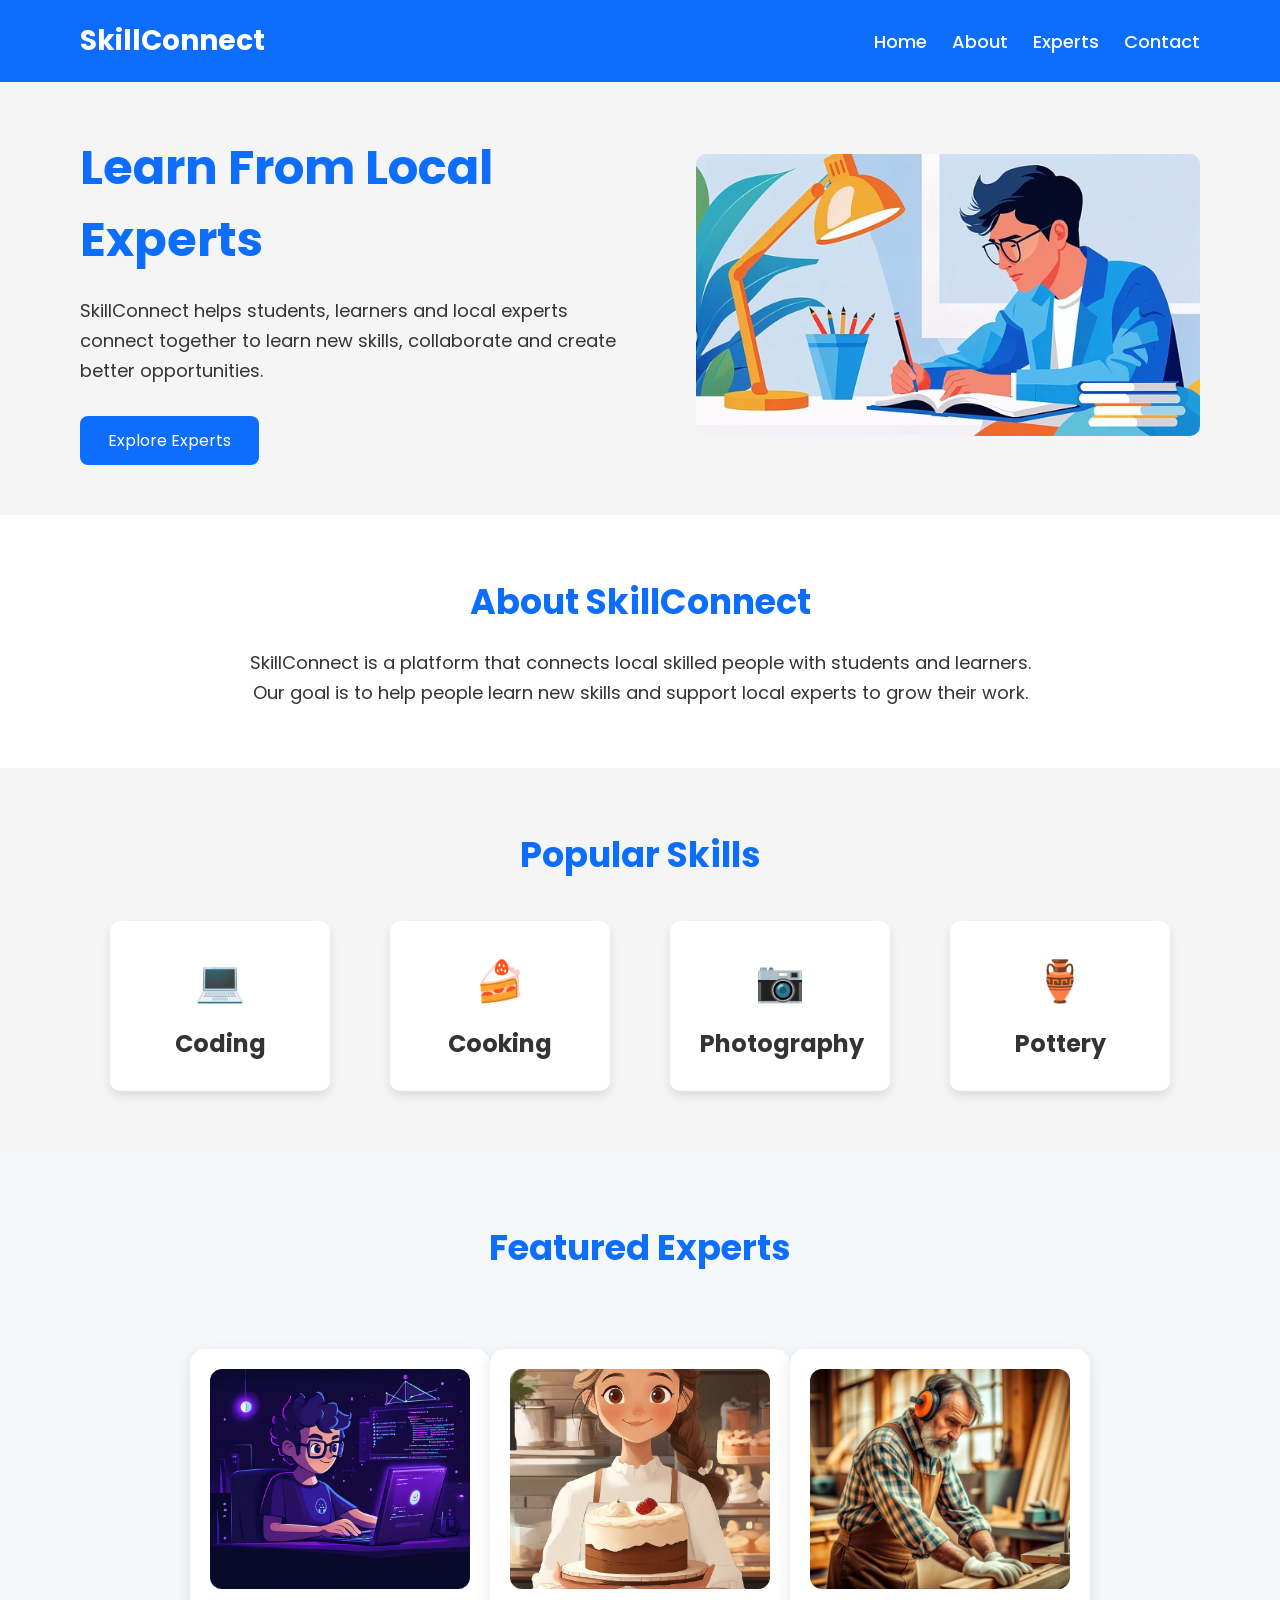
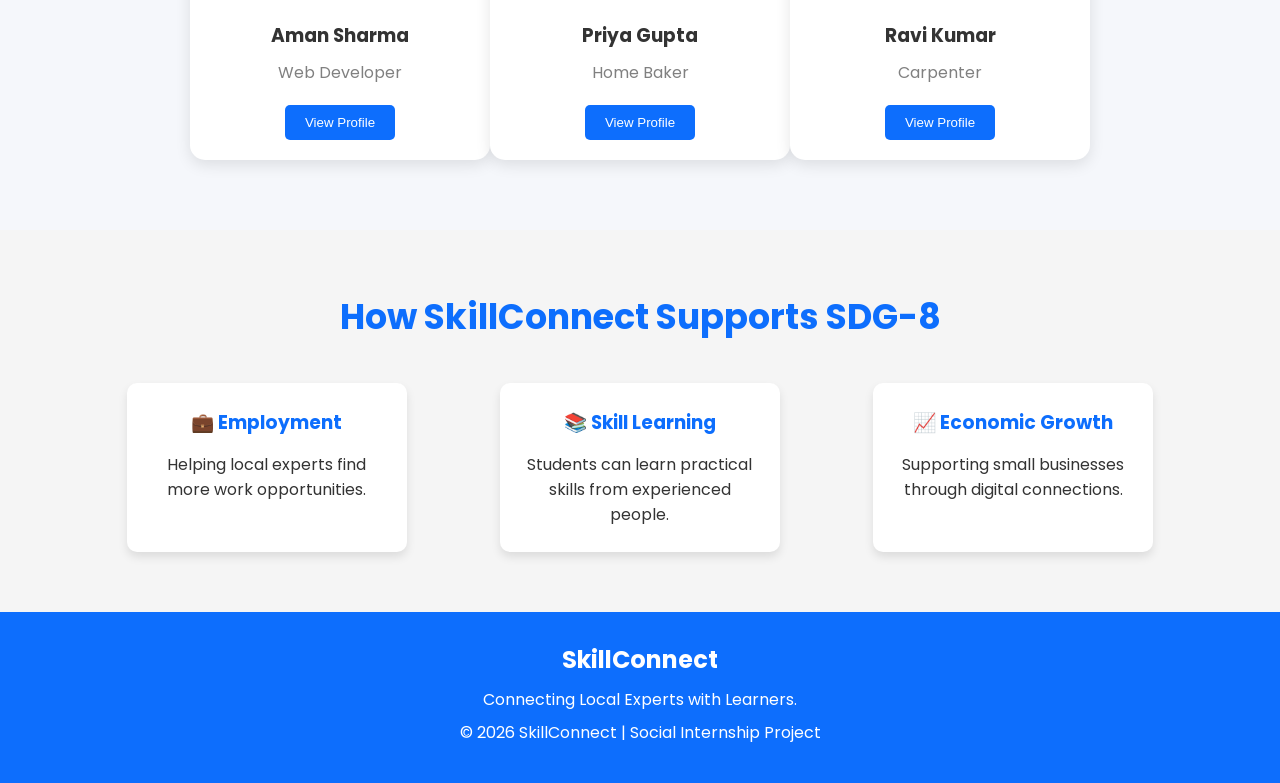
<file: index.html>
<!DOCTYPE html>
<html lang="en">

<head>

    <meta charset="UTF-8">

    <meta name="viewport"
          content="width=device-width, initial-scale=1.0">

    <title>SkillConnect</title>

    <!-- CSS File -->
    <link rel="stylesheet" href="style.css">

    <!-- Google Font -->
    <link href="https://fonts.googleapis.com/css2?family=Poppins:wght@300;400;500;600;700&display=swap" rel="stylesheet">

    <!-- Font Awesome -->
    <link rel="stylesheet"
    href="https://cdnjs.cloudflare.com/ajax/libs/font-awesome/6.7.2/css/all.min.css">

</head>

<body>
    <!-- ================= NAVBAR START ================= -->

    <header>

        <nav class="navbar">

            <div class="logo">
                SkillConnect
            </div>

            <ul class="nav-links">

                <li><a href="index.html">Home</a></li>

                <li><a href="about.html">About</a></li>

                <li><a href="experts.html">Experts</a></li>

                <li><a href="contact.html">Contact</a></li>

            </ul>

        </nav>

    </header>

    <!-- ================= NAVBAR END ================= -->

    <!-- ================= HERO SECTION START ================= -->

    <section class="hero">

        <div class="hero-text">

            <h1>Learn From Local Experts</h1>

            <p>

                SkillConnect helps students, learners and local experts
                connect together to learn new skills, collaborate and
                create better opportunities.

            </p>

            <a href="experts.html" class="btn">
                Explore Experts
            </a>

        </div>

        <div class="hero-image">

            <img src="hero.jpg" alt="Hero Image">

        </div>

    </section>

<!-- ================= HERO SECTION END ================= -->

<!-- ================= ABOUT SECTION ================= -->

    <section class="about">

        <h2>About SkillConnect</h2>

        <p>
            SkillConnect is a platform that connects local skilled people with
            students and learners. Our goal is to help people learn new skills
            and support local experts to grow their work.
        </p>

    </section>

<!-- ================= CATEGORIES ================= -->

    <section class="categories">

        <h2>Popular Skills</h2>

        <div class="category-box">

            <div class="card">
                💻
                <h3>Coding</h3>
            </div>

            <div class="card">
                🍰
                <h3>Cooking</h3>
            </div>

            <div class="card">
                📷
                <h3>Photography</h3>
            </div>

            <div class="card">
                🏺
                <h3>Pottery</h3>
            </div>

        </div>

    </section>

<!-- ================= FEATURED EXPERTS ================= -->

    <section class="experts">

        <h2>Featured Experts</h2>

        <div class="expert-container">

            <div class="expert-card">
                <img src="expert1.jpg" alt="Expert 1">
                <h3>Aman Sharma</h3>
                <p>Web Developer</p>
                <button>View Profile</button>
            </div>

            <div class="expert-card">
                <img src="expert2.jpg" alt="Expert 2">
                <h3>Priya Gupta</h3>
                <p>Home Baker</p>
                <button>View Profile</button>
            </div>

            <div class="expert-card">
                <img src="expert3.jpg" alt="Expert 3">
                <h3>Ravi Kumar</h3>
                <p>Carpenter</p>
                <button>View Profile</button>
            </div>

        </div>

    </section>

<!-- ================= SDG SECTION ================= -->

    <section class="sdg">

        <h2>How SkillConnect Supports SDG-8</h2>

        <div class="sdg-box">

            <div class="sdg-card">
                <h3>💼 Employment</h3>
                <p>Helping local experts find more work opportunities.</p>
            </div>

            <div class="sdg-card">
                <h3>📚 Skill Learning</h3>
                <p>Students can learn practical skills from experienced people.</p>
            </div>

            <div class="sdg-card">
                <h3>📈 Economic Growth</h3>
                <p>Supporting small businesses through digital connections.</p>
            </div>

        </div>

    </section>

<!-- ================= FOOTER ================= -->

    <footer>

        <h2>SkillConnect</h2>

        <p>Connecting Local Experts with Learners.</p>

        <p>© 2026 SkillConnect | Social Internship Project</p>

    </footer>


    <!-- JavaScript File -->
    <script src="script.js"></script>

</body>

</html>
</file>
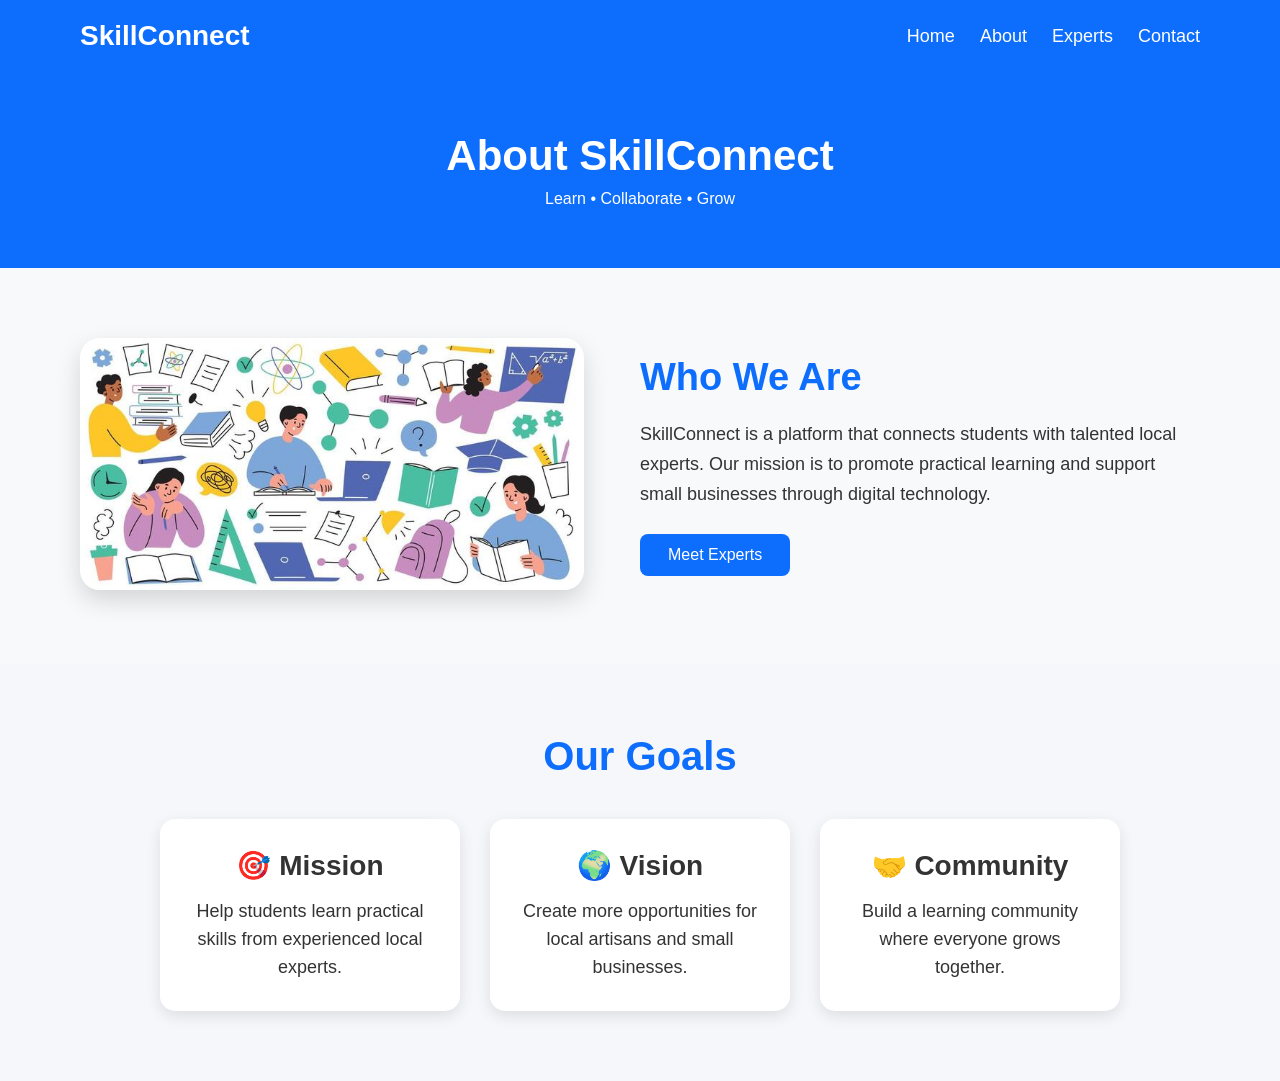
<file: about.html>
<!DOCTYPE html>
<html lang="en">

<head>

    <meta charset="UTF-8">
    <meta name="viewport" content="width=device-width, initial-scale=1.0">

    <title>About | SkillConnect</title>

    <link rel="stylesheet" href="style.css">

</head>

<body>

<!-- ===== Navbar ===== -->

<header>

<nav class="navbar">

<div class="logo">SkillConnect</div>

<ul class="nav-links">

<li><a href="index.html">Home</a></li>

<li><a href="about.html">About</a></li>

<li><a href="experts.html">Experts</a></li>

<li><a href="contact.html">Contact</a></li>

</ul>

</nav>

</header>

<!-- ===== Banner ===== -->

<section class="page-banner">

<h1>About SkillConnect</h1>

<p>Learn • Collaborate • Grow</p>

</section>

<!-- ===== About Content ===== -->

<section class="about-container">

<div class="about-image">

<img src="about.png" alt="About">

</div>

<div class="about-text">

<h2>Who We Are</h2>

<p>

SkillConnect is a platform that connects students with talented local experts.
Our mission is to promote practical learning and support small businesses through digital technology.

</p>

<a href="experts.html" class="btn">Meet Experts</a>

</div>

</section>

<!-- ===== Mission Section ===== -->

<section class="mission">

    <h2>Our Goals</h2>

    <div class="mission-box">

        <div class="mission-card">
            <h3>🎯 Mission</h3>
            <p>Help students learn practical skills from experienced local experts.</p>
        </div>

        <div class="mission-card">
            <h3>🌍 Vision</h3>
            <p>Create more opportunities for local artisans and small businesses.</p>
        </div>

        <div class="mission-card">
            <h3>🤝 Community</h3>
            <p>Build a learning community where everyone grows together.</p>
        </div>

    </div>

</section>
</file>
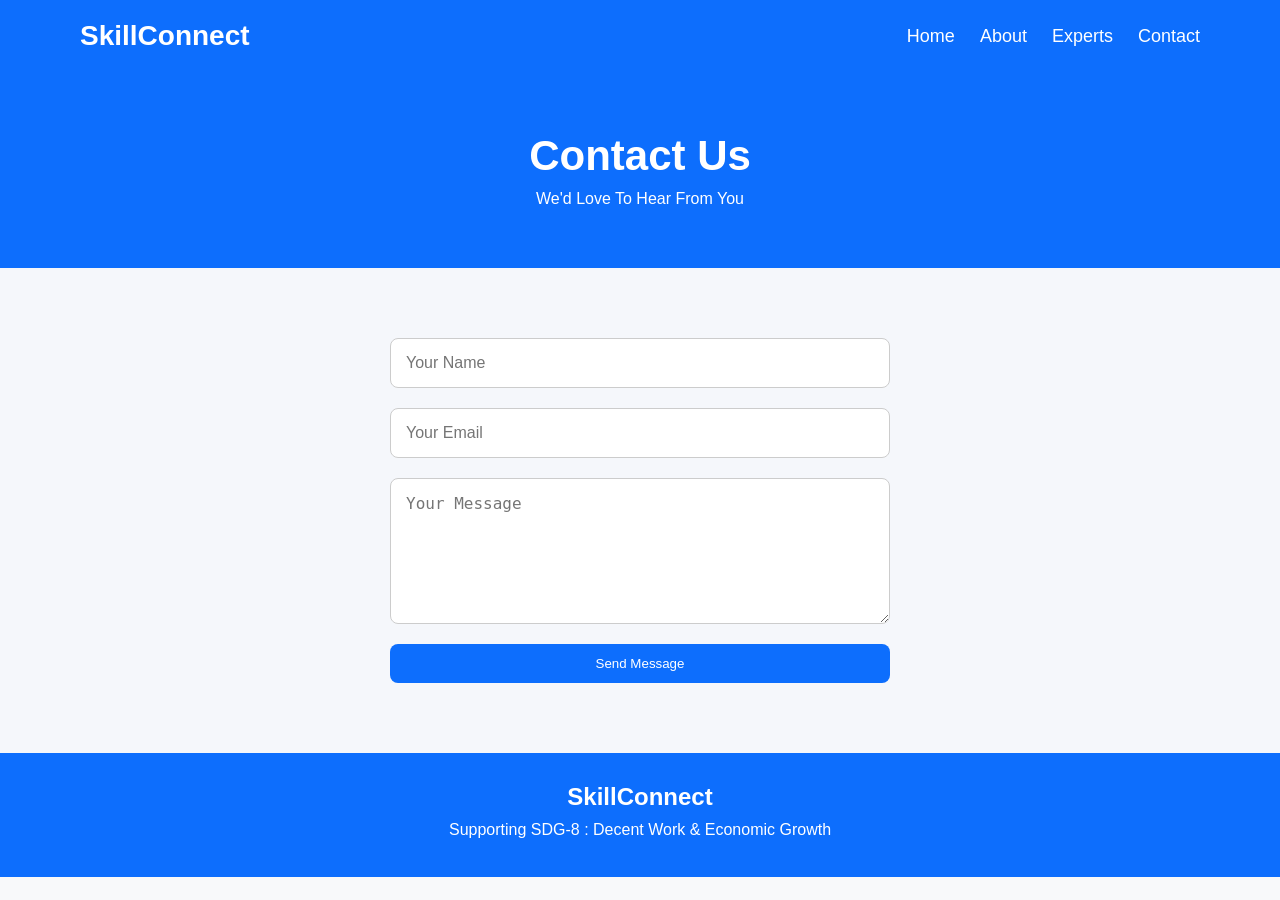
<file: contact.html>
<!DOCTYPE html>
<html lang="en">

<head>

<meta charset="UTF-8">

<meta name="viewport" content="width=device-width, initial-scale=1.0">

<title>Contact</title>

<link rel="stylesheet" href="style.css">

</head>

<body>

<header>

<nav class="navbar">

<div class="logo">SkillConnect</div>

<ul class="nav-links">

<li><a href="index.html">Home</a></li>

<li><a href="about.html">About</a></li>

<li><a href="experts.html">Experts</a></li>

<li><a href="contact.html">Contact</a></li>

</ul>

</nav>

</header>

<section class="page-banner">

<h1>Contact Us</h1>

<p>We'd Love To Hear From You</p>

</section>

<section class="contact">

<form>

<input type="text" placeholder="Your Name">

<input type="email" placeholder="Your Email">

<textarea rows="6" placeholder="Your Message"></textarea>

<button class="btn">Send Message</button>

</form>

</section>

<footer>

<h2>SkillConnect</h2>

<p>Supporting SDG-8 : Decent Work & Economic Growth</p>

</footer>

</body>

</html>
</file>
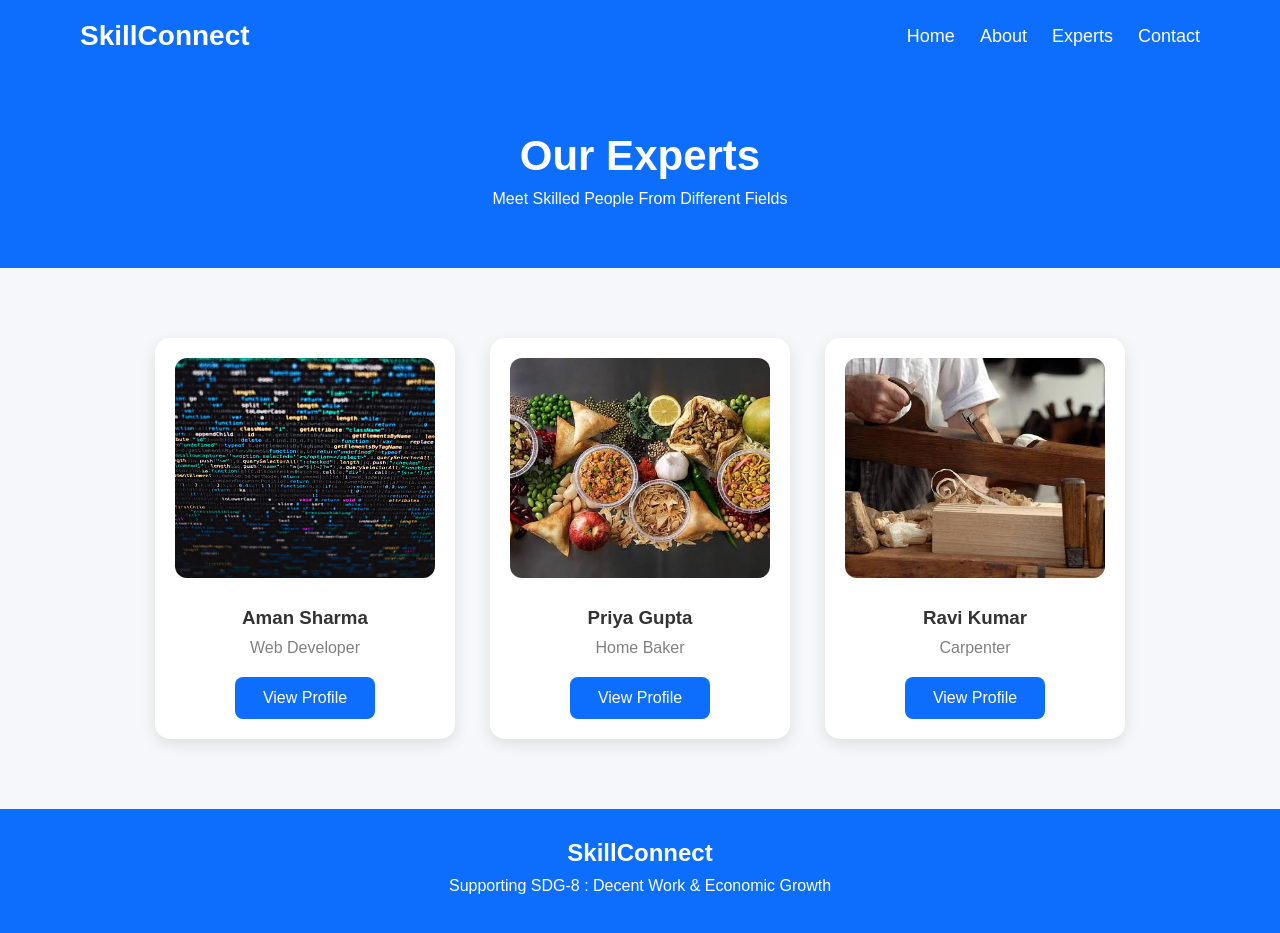
<file: experts.html>
<!DOCTYPE html>
<html lang="en">
<head>
<meta charset="UTF-8">
<meta name="viewport" content="width=device-width, initial-scale=1.0">
<title>Experts | SkillConnect</title>
<link rel="stylesheet" href="style.css">
</head>

<body>

<header>
<nav class="navbar">
<div class="logo">SkillConnect</div>

<ul class="nav-links">
<li><a href="index.html">Home</a></li>
<li><a href="about.html">About</a></li>
<li><a href="experts.html">Experts</a></li>
<li><a href="contact.html">Contact</a></li>
</ul>

</nav>
</header>

<section class="page-banner">
<h1>Our Experts</h1>
<p>Meet Skilled People From Different Fields</p>
</section>

<section class="experts">

<div class="expert-card">
<img src="coding.jpg" alt="">
<h3>Aman Sharma</h3>
<p>Web Developer</p>
<a href="#" class="btn">View Profile</a>
</div>

<div class="expert-card">
<img src="cooking.jpg" alt="">
<h3>Priya Gupta</h3>
<p>Home Baker</p>
<a href="#" class="btn">View Profile</a>
</div>

<div class="expert-card">
<img src="carpenter.jpg" alt="">
<h3>Ravi Kumar</h3>
<p>Carpenter</p>
<a href="#" class="btn">View Profile</a>
</div>

</section>

<footer>
<h2>SkillConnect</h2>
<p>Supporting SDG-8 : Decent Work & Economic Growth</p>
</footer>

</body>
</html>
</file>
<file: style.css>
*{
    margin:0;
    padding:0;
    box-sizing:border-box;
}

body{

    font-family:'Poppins',sans-serif;

    background:#f8f9fa;

    color:#333;

}
/* ================= NAVBAR ================= */

.navbar{
    background:#0d6efd;
    color:white;
    display:flex;
    justify-content:space-between;
    align-items:center;
    padding:20px 80px;
}

.logo{

    font-size:28px;

    font-weight:bold;

}

.nav-links{

    display:flex;

    list-style:none;

}

.nav-links li{

    margin-left:25px;

}

.nav-links a{

    color:white;

    text-decoration:none;

    font-size:18px;

    transition:0.3s;

    font-weight:500;

}

.nav-links a:hover{

    color:yellow;

}
/* ================= HERO SECTION ================= */

.hero{

    display:flex;

    justify-content:space-between;

    align-items:center;

    padding:50px 80px;

    background:#f5f5f5;

}

.hero-text{

    width:50%;

}

.hero-text h1{

    font-size:48px;

    color:#0d6efd;

    margin-bottom:20px;

}

.hero-text p{

    font-size:18px;

    line-height:30px;

    margin-bottom:30px;

}

.btn{

    display:inline-block;

    background:#0d6efd;

    color:white;

    padding:14px 30px;

    text-decoration:none;

    border-radius:6px;

}

.btn:hover{

    background:#084fc7;

}

.hero-image{

    width:45%;

}

.hero-image img{

    width:100%;

    border-radius:10px;

}
/* ================= ABOUT SECTION ================= */

.about{

    text-align:center;

    padding:60px 80px;

    background:white;

}

.about h2{

    font-size:35px;

    color:#0d6efd;

    margin-bottom:20px;

}

.about p{

    font-size:18px;

    line-height:30px;

    width:70%;

    margin:auto;

}
/* ================= CATEGORIES ================= */

.categories{

    padding:60px 80px;

    background:#f5f5f5;

    text-align:center;

}

.categories h2{

    color:#0d6efd;

    margin-bottom:40px;

    font-size:35px;

}

.category-box{

    display:flex;

    justify-content:space-around;

}

.card{

    background:white;

    width:220px;

    padding:30px;

    border-radius:10px;

    box-shadow:0 5px 10px rgba(0,0,0,0.1);

    transition:.3s;

    font-size:40px;

}

.card:hover{

    transform:translateY(-8px);

}

.card h3{

    margin-top:15px;

    font-size:24px;

}

/* ================= FEATURED EXPERTS ================= */

.experts{

    padding:60px 80px;

    text-align:center;

    background:white;

}

.experts h2{

    color:#0d6efd;

    font-size:35px;

    margin-bottom:40px;

}

.expert-container{

    display:flex;

    justify-content:space-around;

}

.expert-card{

    width:250px;

    padding:20px;

    background:#f8f9fa;

    border-radius:10px;

    box-shadow:0 5px 10px rgba(0,0,0,.1);

    transition:0.3s;

}

.expert-card img{

    width:100%;

    height:180px;

    object-fit:cover;

    border-radius:8px;

}

.expert-card h3{

    margin-top:15px;


}

.expert-card p{

    margin:10px 0;

    color:gray;

}

.expert-card button{

    background:#0d6efd;

    color:white;

    border:none;

    padding:10px 20px;

    border-radius:5px;

    cursor:pointer;

}

.expert-card:hover{

    transform:translateY(-10px);

}

.expert-card button:hover{

    background:#084fc7;

}

/* ================= SDG SECTION ================= */

.sdg{

    background:#f5f5f5;

    padding:60px 80px;

    text-align:center;

}

.sdg h2{

    color:#0d6efd;

    margin-bottom:40px;

    font-size:35px;

}

.sdg-box{

    display:flex;

    justify-content:space-around;

}

.sdg-card{

    width:280px;

    background:white;

    padding:25px;

    border-radius:10px;

    box-shadow:0 5px 10px rgba(0,0,0,.1);

}

.sdg-card h3{

    color:#0d6efd;

    margin-bottom:15px;

}

.sdg-card:hover{

    transform:translateY(-8px);

    transition:.3s;

}

/* ================= FOOTER ================= */

footer{

    background:#0d6efd;

    color:white;

    text-align:center;

    padding:30px;

}

footer h2{

    margin-bottom:10px;

}

footer p{

    margin:8px 0;

}














/* ===== ABOUT PAGE ===== */

.page-banner{

background:#0d6efd;

color:white;

text-align:center;

padding:60px 20px;

}

.page-banner h1{

font-size:42px;

margin-bottom:10px;

}

.about-container{

display:flex;

justify-content:space-between;

align-items:center;

padding:70px 80px;

gap:50px;

}

.about-image{

width:45%;

}

.about-image img{

width:100%;

}

.about-text{

width:50%;

}

.about-text h2{

font-size:38px;

color:#0d6efd;

margin-bottom:20px;

}

.about-text p{

font-size:18px;

line-height:30px;

margin-bottom:25px;

}
.about-image img{
    width:100%;
    border-radius:20px;
    box-shadow:0 10px 25px rgba(0,0,0,0.15);
}
.btn{
    display:inline-block;
    padding:12px 28px;
    background:#0d6efd;
    color:white;
    text-decoration:none;
    border-radius:8px;
    transition:.3s;
}

.btn:hover{
    background:#0056d6;
}

/* ===== Mission Section ===== */

.mission{

padding:70px 80px;

text-align:center;

background:#f5f7fb;

}

.mission h2{

font-size:40px;

color:#0d6efd;

margin-bottom:40px;

}

.mission-box{

display:flex;

justify-content:center;

gap:30px;

flex-wrap:wrap;

}

.mission-card{

background:white;

width:300px;

padding:30px;

border-radius:15px;

box-shadow:0 5px 15px rgba(0,0,0,0.1);

transition:.3s;

}

.mission-card:hover{

transform:translateY(-8px);

}

.mission-card h3{

margin-bottom:15px;

font-size:28px;

}

.mission-card p{

font-size:18px;

line-height:28px;

}

/* EXPERTS */

.experts{

padding:70px;

display:flex;

justify-content:center;

gap:35px;

flex-wrap:wrap;

background:#f5f7fb;

}

.expert-card{

width:300px;

background:white;

padding:20px;

text-align:center;

border-radius:15px;

box-shadow:0 5px 15px rgba(0,0,0,.1);

}

.expert-card img{

width:100%;

height:220px;

object-fit:cover;

border-radius:12px;

margin-bottom:15px;

}

.expert-card h3{

margin:10px 0;

}

.expert-card p{

margin-bottom:20px;

color:gray;

}


/* CONTACT */

.contact{

padding:70px;

display:flex;

justify-content:center;

background:#f5f7fb;

}

.contact form{

width:500px;

display:flex;

flex-direction:column;

gap:20px;

}

.contact input,

.contact textarea{

padding:15px;

border:1px solid #ccc;

border-radius:8px;

font-size:16px;

}

.contact button{

border:none;

cursor:pointer;

}
</file>
